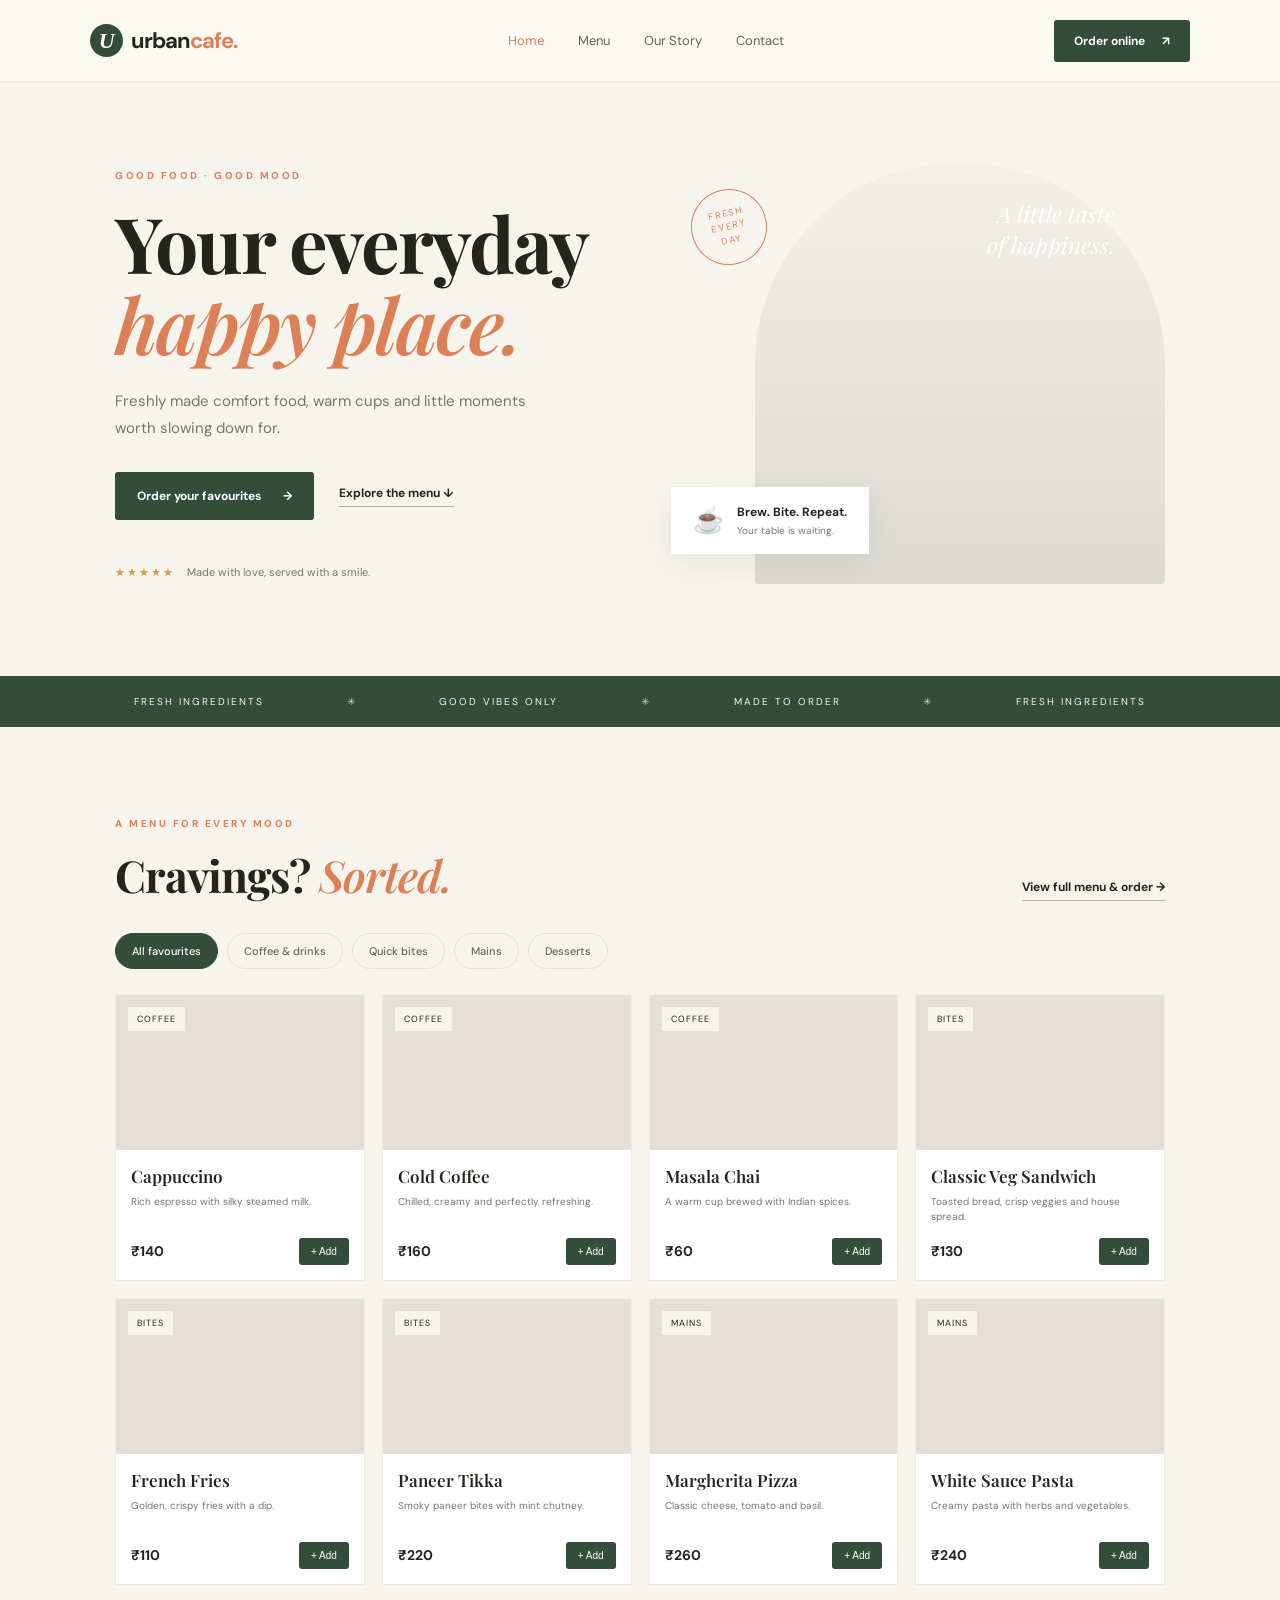
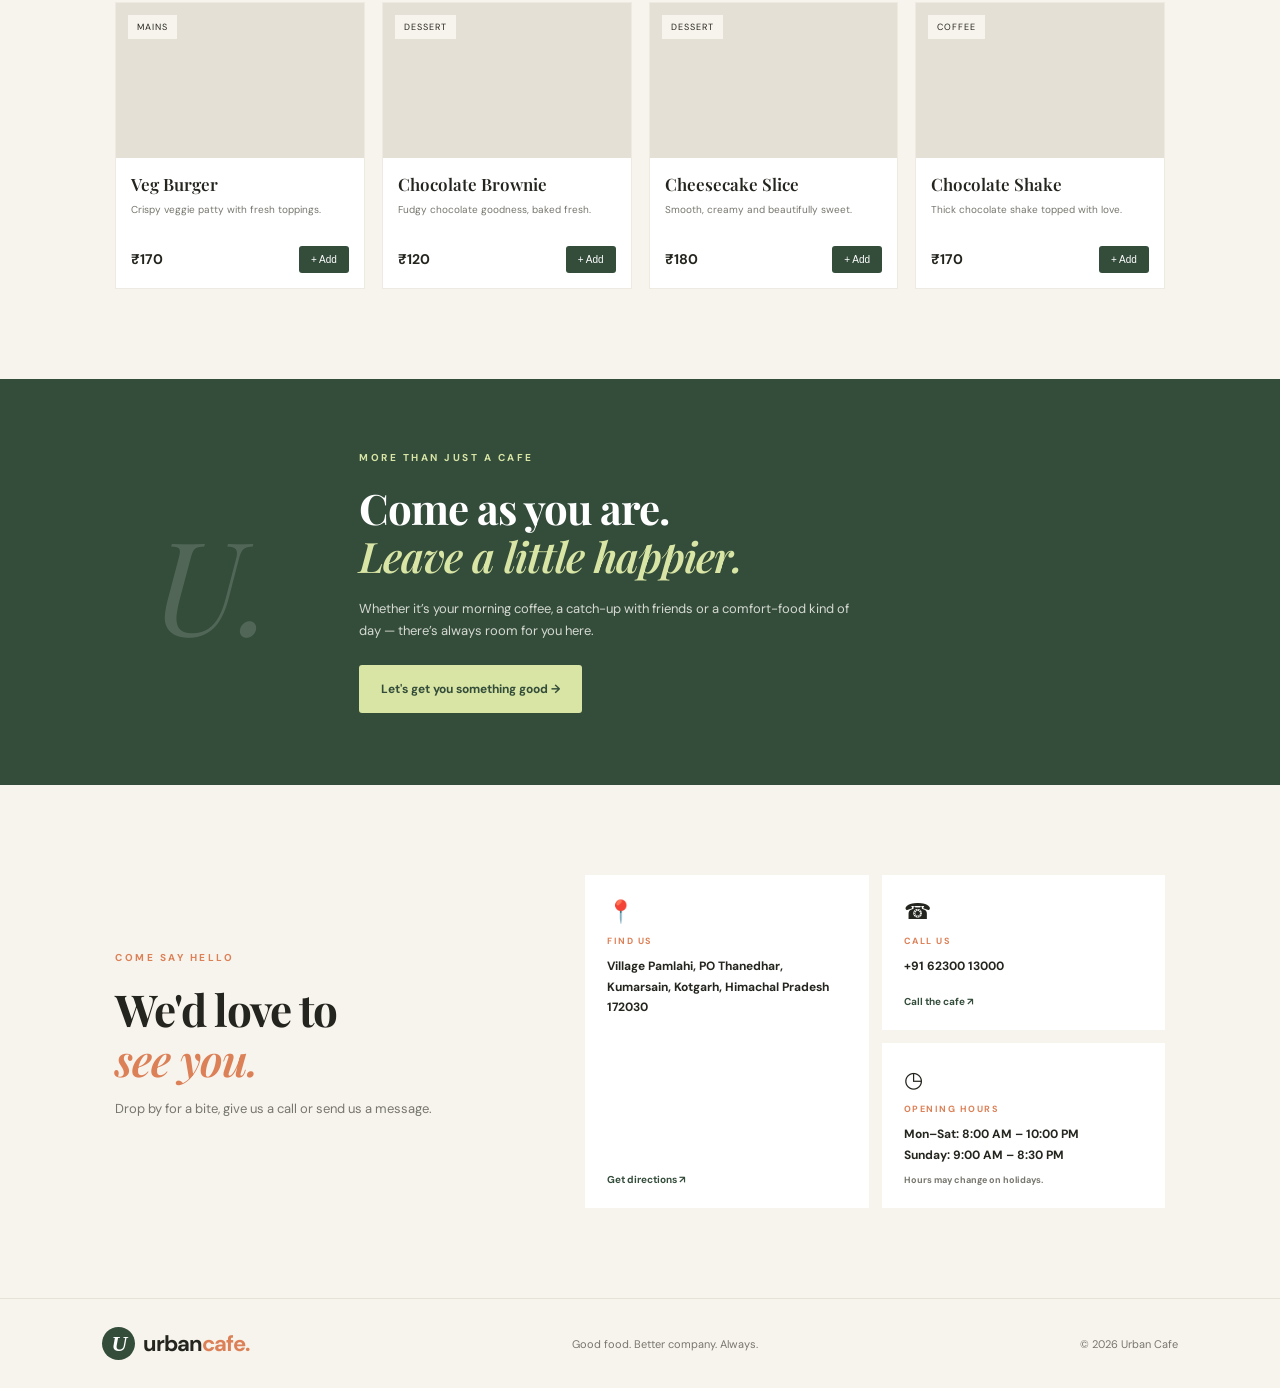
<file: urban_cafe_website/index.html>
<!DOCTYPE html>
<html lang="en">
<head>
<meta charset="UTF-8"><meta name="viewport" content="width=device-width, initial-scale=1.0">
<title>Urban Cafe | Freshly Brewed, Beautifully Served</title>
<link rel="preconnect" href="https://fonts.googleapis.com"><link rel="preconnect" href="https://fonts.gstatic.com" crossorigin>
<link href="https://fonts.googleapis.com/css2?family=DM+Sans:wght@400;500;600;700&family=Playfair+Display:wght@600;700&display=swap" rel="stylesheet">
<link rel="stylesheet" href="style.css">
</head>
<body>
<header class="nav"><a class="brand" href="index.html"><span class="brand-mark">U</span> urban<span>cafe.</span></a><nav><a class="active" href="#home">Home</a><a href="#menu">Menu</a><a href="#about">Our Story</a><a href="#contact">Contact</a></nav><a class="nav-cta" href="order.html">Order online <span>↗</span></a><button class="menu-toggle" aria-label="Open menu">☰</button></header>
<main>
<section class="hero" id="home"><div class="hero-copy"><p class="eyebrow">GOOD FOOD · GOOD MOOD</p><h1>Your everyday<br><em>happy place.</em></h1><p class="hero-text">Freshly made comfort food, warm cups and little moments worth slowing down for.</p><div class="hero-actions"><a class="btn primary" href="order.html">Order your favourites <span>→</span></a><a class="text-link" href="#menu">Explore the menu ↓</a></div><div class="hero-note"><span class="stars">★★★★★</span><span>Made with love, served with a smile.</span></div></div><div class="hero-art"><div class="hero-photo"><div class="photo-label">A little taste<br>of happiness.</div></div><div class="floating-card"><span>☕</span><div><b>Brew. Bite. Repeat.</b><small>Your table is waiting.</small></div></div><div class="round-stamp">FRESH<br>EVERY<br>DAY</div></div></section>
<section class="ticker"><span>FRESH INGREDIENTS</span><i>✳</i><span>GOOD VIBES ONLY</span><i>✳</i><span>MADE TO ORDER</span><i>✳</i><span>FRESH INGREDIENTS</span></section>
<section class="section menu-section" id="menu"><div class="section-head"><div><p class="eyebrow">A MENU FOR EVERY MOOD</p><h2>Cravings? <em>Sorted.</em></h2></div><a class="text-link" href="order.html">View full menu & order →</a></div><div class="filters"><button class="filter active" data-filter="all">All favourites</button><button class="filter" data-filter="coffee">Coffee & drinks</button><button class="filter" data-filter="bites">Quick bites</button><button class="filter" data-filter="mains">Mains</button><button class="filter" data-filter="dessert">Desserts</button></div><div class="menu-grid" id="featured-menu"></div></section>
<section class="banner" id="about"><div class="banner-mark">U.</div><div><p class="eyebrow">MORE THAN JUST A CAFE</p><h2>Come as you are.<br><em>Leave a little happier.</em></h2><p>Whether it’s your morning coffee, a catch-up with friends or a comfort-food kind of day — there’s always room for you here.</p><a class="btn light" href="order.html">Let's get you something good →</a></div></section>
<section class="section contact-section" id="contact"><div><p class="eyebrow">COME SAY HELLO</p><h2>We'd love to<br><em>see you.</em></h2><p class="contact-intro">Drop by for a bite, give us a call or send us a message.</p></div><div class="contact-cards"><article><span>📍</span><small>FIND US</small><b>Village Pamlahi, PO Thanedhar,<br>Kumarsain, Kotgarh, Himachal Pradesh 172030</b><a href="https://maps.google.com/?q=Urban+Cafe+Restaurant+Kotgarh+Himachal+Pradesh" target="_blank">Get directions ↗</a></article><article><span>☎</span><small>CALL US</small><b>+91 62300 13000</b><a href="tel:+916230013000">Call the cafe ↗</a></article><article><span>◷</span><small>OPENING HOURS</small><b>Mon–Sat: 8:00 AM – 10:00 PM<br>Sunday: 9:00 AM – 8:30 PM</b><small class="muted">Hours may change on holidays.</small></article></div></section>
</main><footer><a class="brand" href="#"> <span class="brand-mark">U</span> urban<span>cafe.</span></a><p>Good food. Better company. Always.</p><span>© 2026 Urban Cafe</span></footer>
<script src="app.js"></script></body></html>
</file>
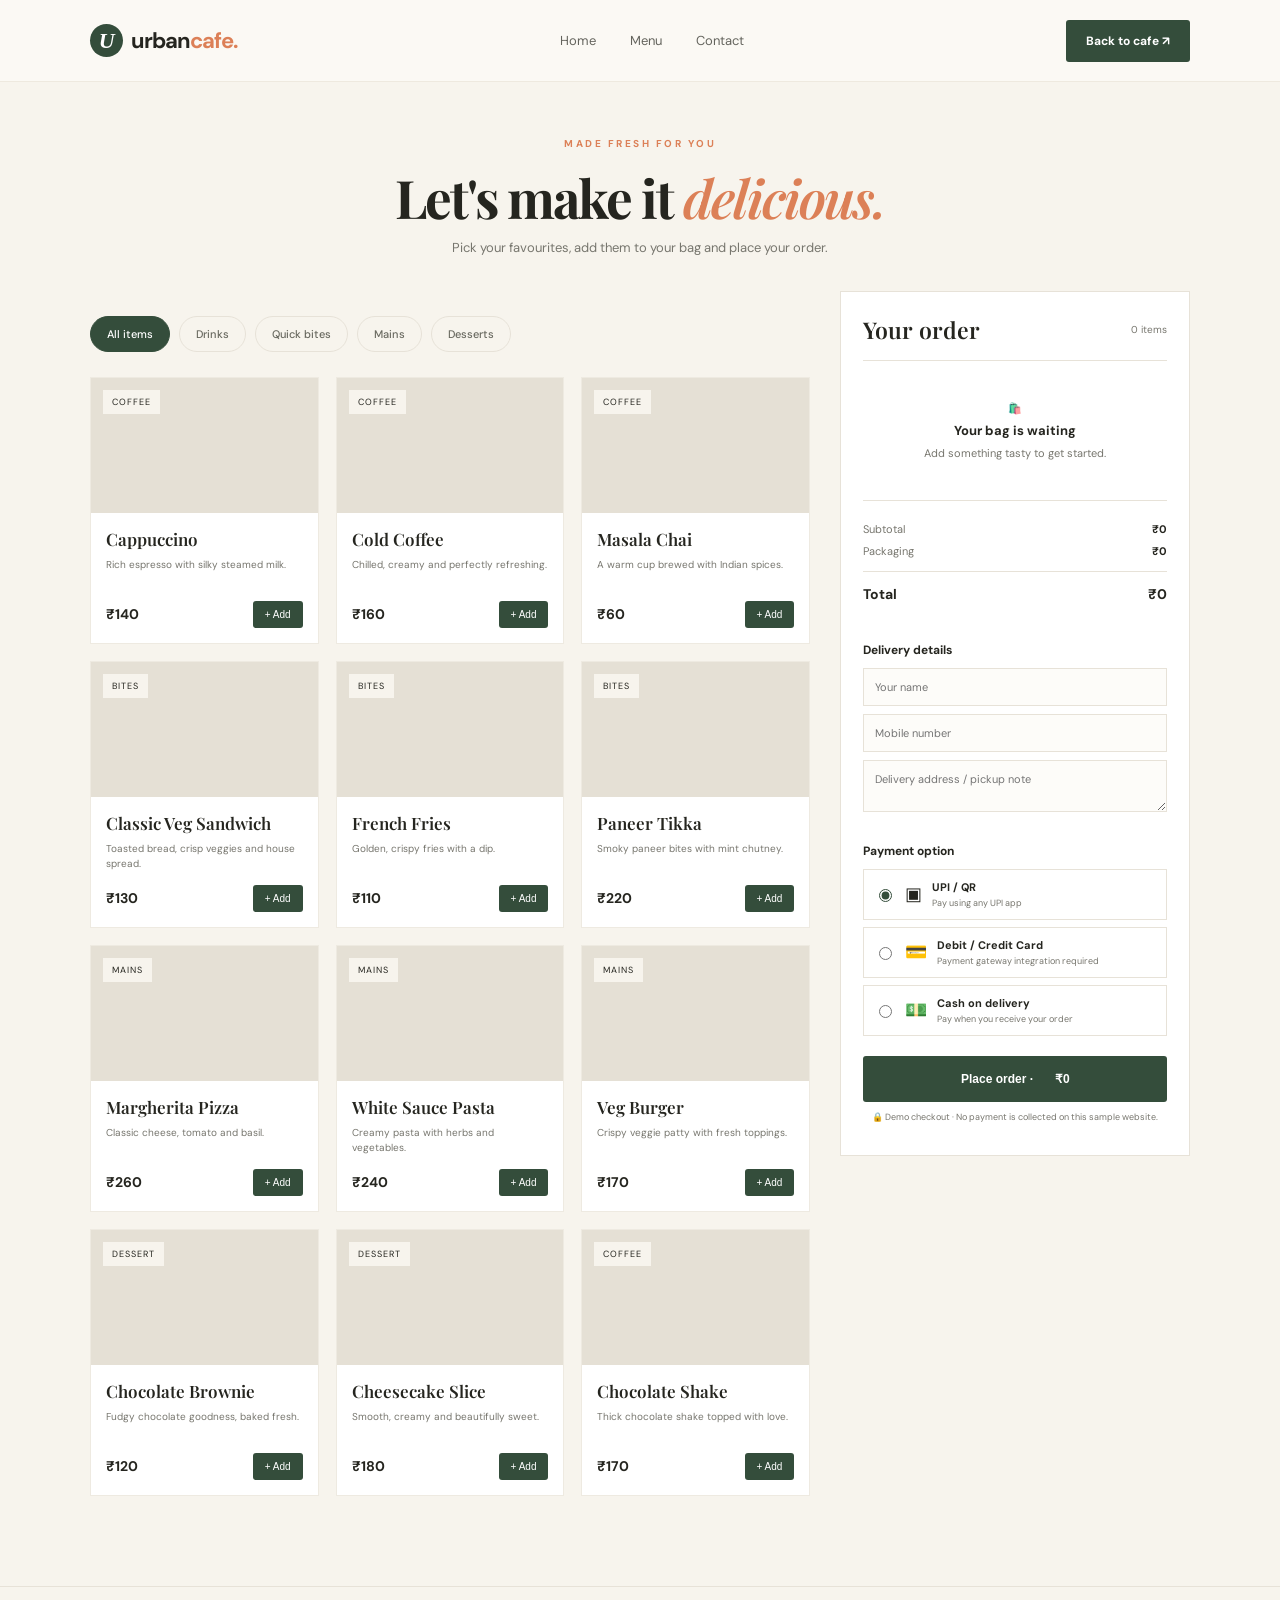
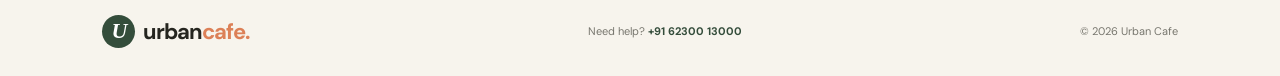
<file: urban_cafe_website/order.html>
<!DOCTYPE html>
<html lang="en"><head><meta charset="UTF-8"><meta name="viewport" content="width=device-width, initial-scale=1.0"><title>Order Online | Urban Cafe</title><link rel="preconnect" href="https://fonts.googleapis.com"><link rel="preconnect" href="https://fonts.gstatic.com" crossorigin><link href="https://fonts.googleapis.com/css2?family=DM+Sans:wght@400;500;600;700&family=Playfair+Display:wght@600;700&display=swap" rel="stylesheet"><link rel="stylesheet" href="style.css"></head>
<body><header class="nav"><a class="brand" href="index.html"><span class="brand-mark">U</span> urban<span>cafe.</span></a><nav><a href="index.html#home">Home</a><a href="index.html#menu">Menu</a><a href="index.html#contact">Contact</a></nav><a class="nav-cta" href="index.html">Back to cafe ↗</a><button class="menu-toggle" aria-label="Open menu">☰</button></header>
<main class="order-page"><div class="order-title"><p class="eyebrow">MADE FRESH FOR YOU</p><h1>Let's make it <em>delicious.</em></h1><p>Pick your favourites, add them to your bag and place your order.</p></div><div class="order-layout"><section class="order-menu"><div class="filters"><button class="filter active" data-filter="all">All items</button><button class="filter" data-filter="coffee">Drinks</button><button class="filter" data-filter="bites">Quick bites</button><button class="filter" data-filter="mains">Mains</button><button class="filter" data-filter="dessert">Desserts</button></div><div class="menu-grid" id="order-menu"></div></section><aside class="cart"><div class="cart-head"><h2>Your order</h2><span id="cart-count">0 items</span></div><div id="cart-items" class="cart-items"><div class="empty-cart">🛍️<b>Your bag is waiting</b><span>Add something tasty to get started.</span></div></div><div class="bill"><div><span>Subtotal</span><b id="subtotal">₹0</b></div><div><span>Packaging</span><b id="packaging">₹0</b></div><div class="total"><span>Total</span><b id="total">₹0</b></div></div><form id="checkout-form"><h3>Delivery details</h3><input name="name" placeholder="Your name" required><input name="phone" placeholder="Mobile number" inputmode="numeric" pattern="[0-9]{10}" required><textarea name="address" placeholder="Delivery address / pickup note" rows="2" required></textarea><h3>Payment option</h3><label class="pay-option"><input type="radio" name="payment" value="UPI" checked><span>▣</span><div><b>UPI / QR</b><small>Pay using any UPI app</small></div></label><label class="pay-option"><input type="radio" name="payment" value="Card"><span>💳</span><div><b>Debit / Credit Card</b><small>Payment gateway integration required</small></div></label><label class="pay-option"><input type="radio" name="payment" value="Cash on delivery"><span>💵</span><div><b>Cash on delivery</b><small>Pay when you receive your order</small></div></label><button class="btn primary place-order" type="submit">Place order · <span id="button-total">₹0</span></button><p class="secure-note">🔒 Demo checkout · No payment is collected on this sample website.</p></form></aside></div></main>
<footer><a class="brand" href="index.html"><span class="brand-mark">U</span> urban<span>cafe.</span></a><p>Need help? <a href="tel:+916230013000">+91 62300 13000</a></p><span>© 2026 Urban Cafe</span></footer><script src="app.js"></script></body></html>
</file>
<file: urban_cafe_website/style.css>
*{box-sizing:border-box} :root{--ink:#25251f;--muted:#77766e;--cream:#f7f4ed;--green:#344d3b;--lime:#d9e5a4;--orange:#dc8057;--line:#e7e2d8}body{margin:0;background:var(--cream);color:var(--ink);font-family:'DM Sans',sans-serif}a{color:inherit;text-decoration:none}.nav{height:82px;padding:0 7%;display:flex;align-items:center;justify-content:space-between;background:#fbf9f4;position:sticky;top:0;z-index:5;border-bottom:1px solid #eee9df}.brand{font-size:22px;font-weight:700;letter-spacing:-1px;display:flex;align-items:center;gap:8px}.brand>span:last-child{color:var(--orange);margin-left:-8px}.brand-mark{display:grid;place-items:center;width:33px;height:33px;background:var(--green);color:white;border-radius:50%;font-family:Georgia;font-style:italic}.nav nav{display:flex;gap:34px;font-size:13px;color:#64645d}.nav nav a:hover,.nav nav .active{color:var(--orange)}.nav-cta{background:var(--green);color:white;padding:13px 20px;border-radius:3px;font-size:12px;font-weight:700}.nav-cta span{margin-left:14px}.menu-toggle{display:none;background:none;border:0;font-size:24px}.hero{padding:82px 9% 92px;display:grid;grid-template-columns:1fr 1fr;gap:6%;align-items:center;min-height:590px}.eyebrow{font-size:10px;letter-spacing:2.5px;font-weight:700;color:var(--orange);margin:0 0 20px}.hero h1,.order-title h1{font:700 clamp(48px,6vw,78px)/1.05 'Playfair Display',serif;letter-spacing:-2px;margin:0}.hero h1 em,h2 em,.order-title em{color:var(--orange);font-weight:600}.hero-text{max-width:420px;color:var(--muted);line-height:1.8;font-size:15px;margin:24px 0 30px}.hero-actions{display:flex;align-items:center;gap:25px}.btn{display:inline-flex;align-items:center;justify-content:center;gap:22px;padding:16px 22px;border:0;border-radius:3px;font-size:12px;font-weight:700;cursor:pointer}.primary{background:var(--green);color:white}.primary:hover{background:#263b2c}.text-link{font-size:12px;font-weight:700;border-bottom:1px solid #b6b1a6;padding-bottom:5px}.hero-note{display:flex;gap:12px;align-items:center;margin-top:45px;color:var(--muted);font-size:11px}.stars{color:#d99a42;letter-spacing:2px}.hero-art{height:420px;position:relative}.hero-photo{height:100%;width:83%;margin-left:auto;border-radius:48% 48% 4px 4px;background:linear-gradient(0deg,rgba(20,31,22,.12),rgba(20,31,22,.02)),url('https://images.unsplash.com/photo-1495474472287-4d71bcdd2085?w=1000') center/cover}.photo-label{position:absolute;top:34px;right:10%;font:italic 23px 'Playfair Display';color:white;text-align:right}.floating-card{position:absolute;bottom:30px;left:0;background:white;padding:17px 22px;display:flex;align-items:center;gap:13px;box-shadow:0 10px 35px #2221}.floating-card>span{font-size:25px}.floating-card b,.floating-card small{display:block}.floating-card b{font-size:12px}.floating-card small{font-size:10px;color:var(--muted);margin-top:4px}.round-stamp{position:absolute;left:4%;top:25px;width:76px;height:76px;border:1px solid var(--orange);border-radius:50%;display:grid;place-content:center;text-align:center;color:var(--orange);font-size:9px;letter-spacing:2px;line-height:1.5;transform:rotate(-13deg)}.ticker{background:var(--green);color:#f6f3e9;display:flex;justify-content:space-evenly;align-items:center;padding:19px 4%;font-size:10px;letter-spacing:2px}.ticker i{color:var(--lime);font-style:normal}.section{padding:90px 9%}.section-head{display:flex;align-items:end;justify-content:space-between;margin-bottom:32px}.section h2,.banner h2,.contact-section h2{font:700 44px/1.15 'Playfair Display';letter-spacing:-1px;margin:0}.filters{display:flex;gap:9px;flex-wrap:wrap;margin:25px 0}.filter{background:transparent;border:1px solid var(--line);padding:10px 16px;border-radius:30px;font:500 11px 'DM Sans';color:#696960;cursor:pointer}.filter.active,.filter:hover{background:var(--green);border-color:var(--green);color:white}.menu-grid{display:grid;grid-template-columns:repeat(4,1fr);gap:17px}.food-card{background:#fff;border:1px solid #eeeae1;overflow:hidden;transition:.2s}.food-card:hover{transform:translateY(-4px);box-shadow:0 12px 30px #24241c12}.food-img{height:155px;background:#e5e0d5 center/cover;position:relative}.food-tag{position:absolute;top:12px;left:12px;background:#f7f4ed;padding:6px 9px;font-size:9px;letter-spacing:1px}.food-info{padding:15px}.food-info h3{font:600 17px 'Playfair Display';margin:0 0 7px}.food-info p{font-size:10px;color:var(--muted);min-height:30px;line-height:1.5;margin:0 0 14px}.food-bottom{display:flex;justify-content:space-between;align-items:center}.food-bottom b{font-size:14px}.add-btn{background:var(--green);color:white;border:0;border-radius:3px;padding:8px 12px;font-size:10px;cursor:pointer}.banner{background:var(--green);color:#fff;padding:72px 12%;display:flex;align-items:center;gap:9%}.banner-mark{font:italic 130px 'Playfair Display';color:#ffffff25}.banner h2{font-size:42px}.banner h2 em{color:var(--lime)}.banner p:not(.eyebrow){max-width:500px;color:#d5d9d1;line-height:1.7;font-size:13px;margin:18px 0 23px}.banner .eyebrow{color:var(--lime)}.light{background:var(--lime);color:var(--green)}.contact-section{display:grid;grid-template-columns:.8fr 1.2fr;gap:8%;align-items:center}.contact-intro{color:var(--muted);font-size:13px;line-height:1.7}.contact-cards{display:grid;grid-template-columns:1fr 1fr;gap:13px}.contact-cards article{background:white;padding:22px;min-height:155px;display:flex;flex-direction:column;align-items:flex-start;gap:9px}.contact-cards article:first-child{grid-row:span 2}.contact-cards article>span{font-size:22px}.contact-cards small{font-size:9px;letter-spacing:1.5px;color:var(--orange);font-weight:700}.contact-cards b{font-size:12px;line-height:1.7}.contact-cards a{font-size:10px;color:var(--green);font-weight:700;margin-top:auto}.muted{color:var(--muted)!important;letter-spacing:0!important}footer{padding:28px 8%;display:flex;justify-content:space-between;align-items:center;border-top:1px solid var(--line);font-size:11px;color:var(--muted)}footer .brand{color:var(--ink)}footer p{margin:0}footer p a{color:var(--green);font-weight:700}.order-page{padding:55px 7% 90px}.order-title{text-align:center}.order-title h1{font-size:53px}.order-title>p:last-child{font-size:13px;color:var(--muted)}.order-layout{display:grid;grid-template-columns:1fr 350px;gap:30px;align-items:start;margin-top:35px}.order-menu .menu-grid{grid-template-columns:repeat(3,1fr)}.cart{background:white;padding:22px;position:sticky;top:100px;border:1px solid var(--line)}.cart-head{display:flex;justify-content:space-between;align-items:center;border-bottom:1px solid var(--line);padding-bottom:15px}.cart-head h2{font:600 23px 'Playfair Display';margin:0}.cart-head span{font-size:10px;color:var(--muted)}.cart-items{padding:12px 0;max-height:260px;overflow:auto}.empty-cart{display:flex;align-items:center;flex-direction:column;gap:7px;padding:28px 0;color:var(--muted);font-size:11px;text-align:center}.empty-cart:first-line{font-size:25px}.empty-cart b{color:var(--ink);font-size:13px}.cart-row{display:grid;grid-template-columns:1fr auto;gap:8px;padding:10px 0;border-bottom:1px solid #f0ede7}.cart-row b{font-size:12px}.cart-row small{display:block;color:var(--muted);font-size:10px;margin-top:4px}.qty{display:flex;align-items:center;gap:9px}.qty button{width:22px;height:22px;border:1px solid var(--line);background:white;cursor:pointer}.qty span{font-size:11px}.bill{border-top:1px solid var(--line);padding:13px 0}.bill>div{display:flex;justify-content:space-between;font-size:11px;margin:8px 0;color:var(--muted)}.bill b{color:var(--ink)}.bill .total{border-top:1px solid var(--line);padding-top:13px;margin-top:13px;font-size:14px;color:var(--ink);font-weight:700}.cart form h3{font-size:12px;margin:18px 0 10px}.cart input:not([type=radio]),.cart textarea{width:100%;border:1px solid var(--line);padding:11px;margin-bottom:8px;font:11px 'DM Sans';background:#fdfcf9;outline-color:var(--green)}.pay-option{display:flex;align-items:center;gap:10px;border:1px solid var(--line);padding:10px;margin:7px 0;cursor:pointer}.pay-option>span{font-size:18px}.pay-option div{flex:1}.pay-option b,.pay-option small{display:block}.pay-option b{font-size:11px}.pay-option small{font-size:9px;color:var(--muted);margin-top:3px}.pay-option input{accent-color:var(--green)}.place-order{width:100%;margin-top:13px}.secure-note{text-align:center;font-size:9px;color:var(--muted);line-height:1.5}.order-menu .food-img{height:135px}@media(max-width:900px){.hero{padding:60px 7%;gap:3%}.menu-grid{grid-template-columns:repeat(2,1fr)}.order-layout{grid-template-columns:1fr}.cart{position:static}.order-menu .menu-grid{grid-template-columns:repeat(2,1fr)}}@media(max-width:650px){.nav{height:68px;padding:0 5%}.nav nav{display:none;position:absolute;top:68px;left:0;right:0;background:#fbf9f4;padding:20px;flex-direction:column;gap:18px}.nav nav.open{display:flex}.nav-cta{margin-left:auto;margin-right:15px;padding:11px}.menu-toggle{display:block}.hero{grid-template-columns:1fr;padding:55px 7% 65px}.hero h1{font-size:57px}.hero-art{height:320px;margin-top:20px}.hero-photo{width:88%}.ticker{gap:15px;overflow:hidden;white-space:nowrap;font-size:8px}.section{padding:65px 6%}.section-head{align-items:start;gap:15px;flex-direction:column}.section h2,.contact-section h2{font-size:37px}.menu-grid,.order-menu .menu-grid{grid-template-columns:repeat(2,minmax(0,1fr));gap:10px}.food-img{height:120px}.food-info{padding:11px}.food-info h3{font-size:15px}.food-info p{font-size:9px}.banner{padding:55px 8%;gap:15px}.banner-mark{font-size:70px}.banner h2{font-size:32px}.contact-section{grid-template-columns:1fr;gap:25px}.contact-cards{grid-template-columns:1fr 1fr}.contact-cards article:first-child{grid-row:auto;grid-column:span 2}footer{flex-wrap:wrap;gap:12px;padding:25px 6%}.order-page{padding:40px 5% 65px}.order-title h1{font-size:40px}.cart{padding:17px}}
</file>
